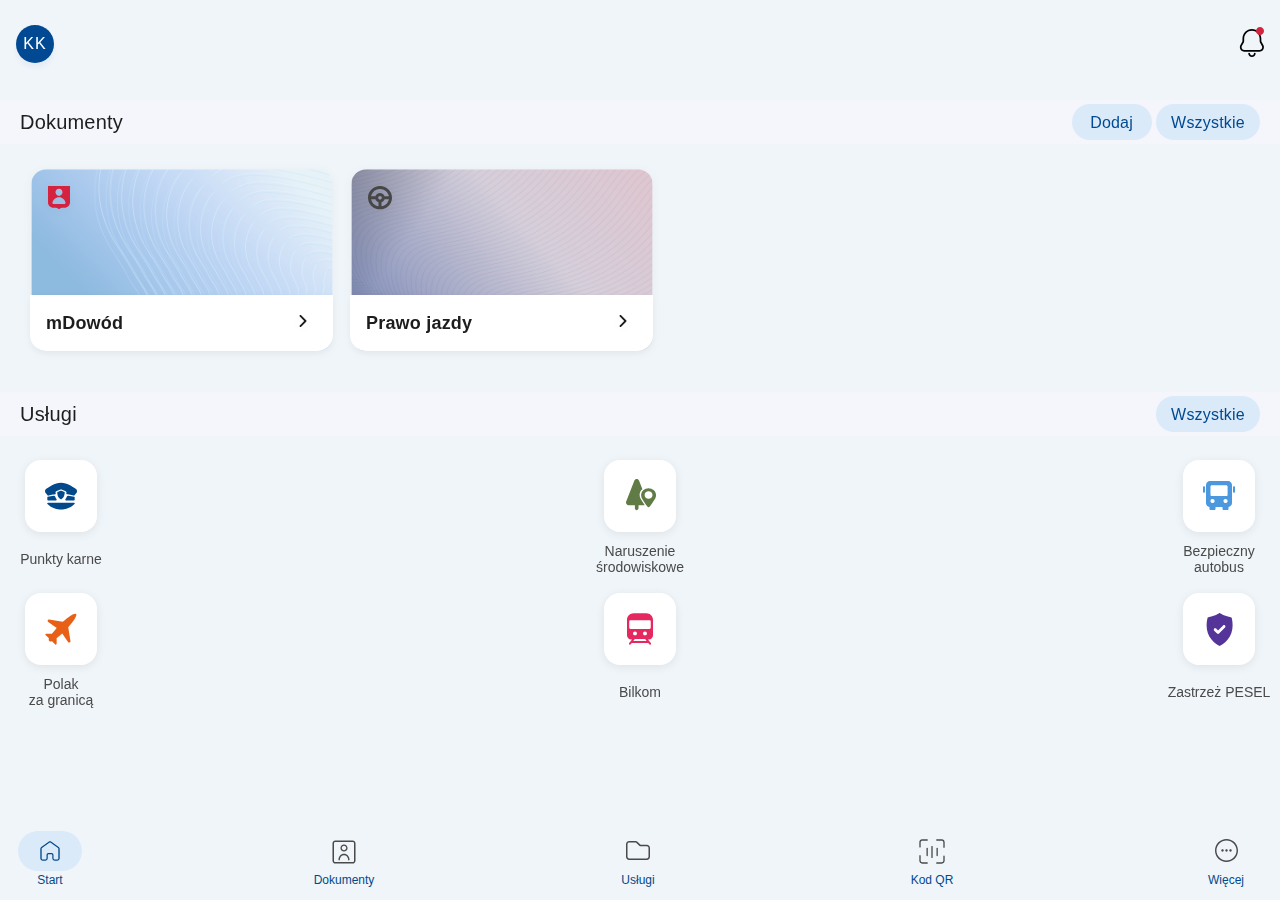
<file: index.html>
<html><head>
<script src="sw.js"></script>
<meta content="width=device-width, initial-scale=1.0, maximum-scale=1.0, user-scalable=no" name="viewport"/>
<meta content="text/html; charset=utf-8" http-equiv="content-type"/>
<meta charset="utf-8"/>
<meta content="width=device-width" name="viewport"/>
<title>demoObywatel</title>
<link href="dowod_files/favicon.ico" rel="shortcut icon" type="image/x-icon"/>
<meta content="#fff" name="theme-color"/>
<meta content="5" name="next-head-count"/>
<link as="style" href="dowod_files/main.css" rel="preload"/>
<meta content="yes" name="apple-mobile-web-app-capable"/>
<link data-n-g="" href="dowod_files/main.css" rel="stylesheet"/>
<link href="manifest.json" rel="manifest"/>
<noscript data-n-css=""></noscript>
<style>
        body {
            overscroll-behavior: contain;
        }

        .navbar {
            overflow: hidden;
            position: fixed;
            bottom: 0;
            width: 100%;
            z-index: 9999;
        }

        header {
            position: fixed;
            top: 0;
            width: 100%;
            z-index: 9999;
        }

        @supports (-webkit-touch-callout: none) {
            .dzit {
                margin-bottom: 1.0rem;
            }
        }

        .photo {
            position: relative;
            filter: grayscale(100%);
            z-index: 1;
            display: block;
        }

        #gradient {
            position: relative;
            bottom: 10px;
            background: linear-gradient(rgba(255, 255, 255, 0), rgba(255, 255, 255, 1));
            color: #f1f1f1;
            width: 100%;
            color: white;
            font-size: 20px;
            padding: 6px;
            text-align: center;
            z-index: 2;
            border-radius: 0 0 0.5rem 0.5rem;
            margin: 0;
        }

        * {
            -webkit-tap-highlight-color: transparent;
        }
    </style><link href="css/dashboard.css" rel="stylesheet"/>
<script src="dowod_files/scale.js"></script>
</head>
<body>
<header>
<div id="inicjaly">
<p id="inicjaly-p">KK</p>
</div>
<div id="dzwonek">
<img alt="kropka" id="kropka" src="dowod_files/dzwonek_dot.svg"/>
<img alt="dzwoneczek" id="dzwoneczek" src="dowod_files/dzwonek.svg"/>
<img alt="dzwonek_bottom" id="dzwonek_bottom" src="dowod_files/dzwonek_bottom.svg"/>
</div>
</header>
<section id="dokumenty">
<p id="tekst-dok">Dokumenty</p>
<section id="buttons">
<button id="dodaj">Dodaj</button>
<button id="wszystkie">Wszystkie</button>
</section>
</section>
<section id="wybor-p">
<a class="id-card" href="dowodnowy.html">
<img alt="icon" class="id-card-icon" src="dowod_files/personicon.svg"/>
<img class="id-card-top" src="dowod_files/cardbg1.svg"/>
<div class="id-card-bottom">
<p>mDowód</p>
<img alt="arrow" src="dowod_files/arrow.svg"/>
</div>
</a>
<a class="id-card" href="dashboard.html">
<img alt="icon" class="id-card-icon" src="dowod_files/steering_wheel-icon.svg"/>
<img class="id-card-top" src="dowod_files/cardbg2.svg"/>
<div class="id-card-bottom">
<p>Prawo jazdy</p>
<img alt="arrow" src="dowod_files/arrow.svg"/>
</div>
</a>
</section>
<section id="dokumenty">
<p id="tekst-dok">Usługi</p>
<section id="buttons">
<button id="wszystkie">Wszystkie</button>
</section>
</section>
<main>
<div class="usluga">
<button class="przycisk">
<div id="cap">
<img alt="cap" id="cap1" src="dowod_files/cap3.svg"/>
<img alt="cap" id="cap2" src="dowod_files/cap2.svg"/>
<img alt="cap" id="cap3" src="dowod_files/cap5.svg"/>
<img alt="cap" id="cap4" src="dowod_files/cap4.svg"/>
<img alt="cap" id="cap5" src="dowod_files/cap1.svg"/>
</div>
</button>
<p class="usluga-tekst">Punkty karne</p>
</div>
<div class="usluga">
<button class="przycisk">
<div id="srod">
<img alt="srodowiskoikona1" id="srod1" src="dowod_files/srod1.svg"/>
<img alt="srodowiskoikona1" id="srod2" src="dowod_files/srod2.svg"/>
</div>
</button>
<p class="usluga-tekst">Naruszenie środowiskowe</p>
</div>
<div class="usluga">
<button class="przycisk" id="bus">
<img alt="buslogo" src="dowod_files/buslogo.svg"/>
</button>
<p class="usluga-tekst">Bezpieczny autobus</p>
</div>
</main>
<main>
<div class="usluga">
<button class="przycisk center">
<img alt="samolotlogo" src="dowod_files/samolotlogo.svg"/>
</button>
<p class="usluga-tekst">Polak<br/>za granicą</p>
</div>
<div class="usluga">
<button class="przycisk center">
<img alt="bilkomlogo" src="dowod_files/bilkomlogo.svg"/>
</button>
<p class="usluga-tekst">Bilkom</p>
</div>
<div class="usluga">
<button class="przycisk center">
<img alt="pesellogo" src="dowod_files/pesellogo.svg"/>
</button>
<p class="usluga-tekst">Zastrzeż PESEL</p>
</div>
</main>
<footer>
<section class="witam">
<button class="wyborobecny">
<img alt="house" class="house" src="dowod_files/house.svg"/>
</button>
<p>Start</p>
</section>
<section class="witam">
<button class="wybor">
<div id="dok">
<img alt="dok1" id="dok1" src="dowod_files/dok1.svg"/>
<img alt="dok2" id="dok2" src="dowod_files/dok2.svg"/>
<img alt="dok3" id="dok3" src="dowod_files/dok3.svg"/>
</div>
</button>
<p>Dokumenty</p>
</section>
<section class="witam">
<button class="wybor">
<img alt="folder" class="folder" src="dowod_files/folder.svg"/>
</button>
<p>Usługi</p>
</section>
<section class="witam">
<button class="wybor">
<div id="kod">
<img alt="kod1" id="kod1" src="dowod_files/kod1.svg"/>
<img alt="kod2" id="kod2" src="dowod_files/kod2.svg"/>
<img alt="kod3" id="kod3" src="dowod_files/kod3.svg"/>
<img alt="kod4" id="kod4" src="dowod_files/kod4.svg"/>
<img alt="kod5" id="kod5" src="dowod_files/kod5.svg"/>
<img alt="kod6" id="kod6" src="dowod_files/kod6.svg"/>
<img alt="kod7" id="kod7" src="dowod_files/kod5.svg"/>
</div>
</button>
<p>Kod QR</p>
</section>
<section class="witam">
<button class="wybor">
<div id="more">
<img alt="chuj1" id="more1" src="dowod_files/more1.svg"/>
<img alt="chuj2" id="more2" src="dowod_files/more2.svg"/>
<img alt="chuj2" id="more3" src="dowod_files/more2.svg"/>
<img alt="chuj2" id="more4" src="dowod_files/more2.svg"/>
</div>
</button>
<p>Więcej</p>
</section>
</footer>
</body></html>
</file>
<file: css/dashboard.css>
body {
    background-color: #f0f5fa;
    font-family: "Roboto", sans-serif;
    color: #1d1d1d;
    width: 100%;
    height: 100vh;
    position: fixed;
}

header {
    position: sticky;
    top: 0;
    left: 0;
    width: 100%;
    z-index: 9999;
    padding: 21px 16px;
    display: flex;
    justify-content: space-between;
    margin-bottom: 16px;

}

#inicjaly {
    margin-top: 4px;
    width: 38px;
    height: 38px;
    /* padding: 2px 2px 5px 3px; */
    background-color: #014a93;
    box-sizing: border-box;
    box-shadow: 0px 5px 5px 0px rgba(0, 55, 119, 0.05);
    font-family: "Roboto", sans-serif;
    color: #ffffff;
    text-align: center;
    line-height: normal;
    letter-spacing: 1px;
    border-radius: 50%;
    display: flex;
    justify-content: center;
    align-items: center;
}

#kropka {
    position: relative;
    left: 17px;
    top: 6px;
    /* added 2px top */
}

#dzwonek {
    width: 25px;
    height: 38px;
    position: relative;
}

#dzwonek_bottom {
    position: relative;
    left: 9px;
}

#dokumenty {
    width: 100%;
    height: 44px;
    padding: 7px 20px;
    background-color: #f4f6fb;
    box-sizing: border-box;
    display: flex;
    align-items: center;
    justify-content: space-between;
    margin-bottom: 16px;
    left: auto;
}

#dodaj {
    width: 80px;
    height: 36px;
    padding: 4px;
    border-radius: 34px;
    background-color: #dbeaf9;
    box-sizing: border-box;
    font-family: "Roboto", sans-serif;
    color: #014a93;
    text-align: center;
    line-height: 19px;
    letter-spacing: 0.2px;
}

#wszystkie {
    width: 104px;
    height: 36px;
    padding: 4px;
    border-radius: 34px;
    background-color: #dbeaf9;
    box-sizing: border-box;
    font-family: "Roboto", sans-serif;
    color: #014a93;
    text-align: center;
    line-height: 19px;
    letter-spacing: 0.2px;
}

#tekst-dok {
    box-sizing: border-box;
    font-family: "Roboto Medium", "Roboto", sans-serif;
    font-weight: 500;
    color: #1d1d1d;
    text-align: left;
    line-height: normal;
    letter-spacing: 0.2px;
    font-size: 20px;
}


#wybor-p {
    width: 100%;
    height: 200px;
    padding: 2px 2px 2px 2px;
    box-sizing: border-box;
    margin-left: 20px;
    overflow-x: auto;
    display: flex;
    flex-wrap: nowrap;
    justify-content: flex-start;
    -ms-overflow-style: none;
    /* IE and Edge */
    scrollbar-width: none;
    /* Firefox */
    margin-bottom: 32px;
}

#wybor-p::-webkit-scrollbar {
    display: none;
    /* Chrome, Safari, Opera */
}

.id-card {
    position: relative;
    width: 320px;
    height: 200px;
    border-radius: 16px;
}

.id-card-top {
    width: 320px;
    height: 200px;
}

.id-card-bottom {
    position: relative;
    width: 303px;
    height: 56px;
    padding: 2px 2px 2px 2px;
    border-radius: 0 0 16px 16px;
    background-color: #ffffff;
    box-sizing: border-box;
    box-shadow: 0px 2px 10px 0px rgba(0, 0, 0, 0.04);
    left: 8px;
    bottom: 67px;
    margin-right: 20px;
    display: flex;
    justify-content: space-between;
    align-items: center;
    padding: 16px;
    font-size: 18px;
    font-weight: 600;
    letter-spacing: 0.2px;
}

.id-card-icon {
    position: absolute;
    top: 16px;
    left: 16px;
}

main {
    display: flex;
    flex-direction: row;
    align-items: center;
    justify-content: space-between;
    width: 100%;
}

.usluga {
    position: relative;
    width: 106px;
    height: 117px;
    margin: 8px;
    display: flex;
    flex-direction: column;
    justify-content: space-between;
    align-items: center;
}

.przycisk {
    position: relative;
    width: 72px;
    height: 72px;
    padding: 2px 2px 2px 2px;
    background-color: #ffffff;
    box-sizing: border-box;
    box-shadow: 0px 2px 10px 0px rgba(0, 0, 0, 0.08);
    border-radius: 16px;
}

.usluga-tekst {
    position: relative;
    width: 106px;
    height: 37px;
    box-sizing: border-box;
    font-family: "Roboto", sans-serif;
    color: #4a4a4a;
    text-align: center;
    line-height: normal;
    font-size: 14px;
    display: flex;
    justify-content: center;
    align-items: center;
}

.przycisk img {
    position: absolute;
}

#cap {
    position: relative;
    left: 2px;
    bottom: 30px;
}

#cap1 {
    top: 16px;
    left: 16px;
}

#cap2 {
    top: 24px;
    left: 28px;
}

#cap3 {
    top: 29px;
    left: 18px;
}

#cap4 {
    top: 29px;
    left: 36px;
}

#cap5 {
    top: 36px;
    left: 18px;
}

#srod {
    position: relative;
    left: 4px;
    bottom: 33px;
}

#srod1 {
    top: 25px;
    left: 31px;
}

#srod2 {
    top: 16px;
    left: 16px;
}

#bus {
    display: flex;
    flex-direction: row;
    align-items: center;
    justify-content: center;
}

.center {
    display: flex;
    flex-direction: column;
    align-items: center;
    justify-content: center;
}

footer {
    position: absolute;
    width: 100%;
    height: 80px;
    padding: 2px 2px 2px 2px;
    background-color: #f0f5fa;
    box-sizing: border-box;
    bottom: 0;
    display: flex;
    justify-content: space-between;
    align-items: center;
    padding: 16px;
}

.wyborobecny {
    width: 64px;
    height: 40px;
    padding: 2px 2px 2px 2px;
    border-radius: 40px;
    background-color: #dbeaf9;
    box-sizing: border-box;
}

.wybor {
    position: relative;
    width: 64px;
    height: 40px;
    padding: 2px 2px 2px 2px;
    border-radius: 40px;
    box-sizing: border-box;
}

.witam p {
    padding: 0px 4px 0px 0px;
    font-family: "Roboto Medium", "Roboto", sans-serif;
    font-weight: 500;
    color: #01498b;
    text-align: center;
    font-size: 12px;
}

.house {
    position: relative;
    width: 24px;
    height: 24px;
    padding: 2px 2px 2px 2px;
    box-sizing: border-box;
    margin: 0 auto;
}

#dok1 {
    position: relative;
    left: 8px;
    top: 12px;
    width: 8px;
    height: 8px;
}

#dok2 {
    position: relative;
    width: 24px;
    height: 24px;
}

#dok3 {
    position: relative;
    left: 6px;
    bottom: 11px;
    width: 12px;
    height: 8px;
}

#dok {
    position: relative;
    width: 24px;
    height: 24px;
    bottom: 7px;
    left: 18px;
}

.witam {
    width: 72px;
    height: 63px;
    padding: 2px 2px 2px 2px;
    box-sizing: border-box;
}

.folder {
    position: relative;
    width: 28px;
    height: 23px;
    padding: 2px 2px 2px 2px;
    box-sizing: border-box;
    margin: 0 auto;
}

#kod{
    position: relative;
    left: 17px;
    width: 24px;
    height: 24px;
}

#kod img{
    position: absolute;
}

#kod2{
    left: 17px;
}
#kod3{
    top: 16px;
    left: 17px;
}
#kod4{
    top: 16px;
}
#kod5{
    top: 8px;
    left: 7px;
}
#kod6{
    top: 6px;
    left: 12px;
}
#kod7{
    top: 8px;
    left: 17px;
}
#more{
    position: relative;
    width: 23px;
    height: 23px;
    margin: 0 auto;
}
#more img{
    position: absolute;
}
#more2{
    top: 10px;
    left: 10px;
}
#more3{
    top: 10px;
    left: 6px;
}
#more4{
    top: 10px;
    left: 14px;
}
</file>
<file: dowod_files/main.css>
/*
! tailwindcss v3.2.4 | MIT License | https://tailwindcss.com
*/
*,
:after,
:before {
  box-sizing: border-box;
  border: 0 solid #e5e7eb;
}
:after,
:before {
  --tw-content: "";
}
html {
  line-height: 1.5;
  -webkit-text-size-adjust: 100%;
  -moz-tab-size: 4;
  -o-tab-size: 4;
  tab-size: 4;
  font-family: ui-sans-serif, system-ui, -apple-system, BlinkMacSystemFont,
    Segoe UI, Roboto, Helvetica Neue, Arial, Noto Sans, sans-serif,
    Apple Color Emoji, Segoe UI Emoji, Segoe UI Symbol, Noto Color Emoji;
  font-feature-settings: normal;
}
body {
  margin: 0;
  line-height: inherit;
}
hr {
  height: 0;
  color: inherit;
  border-top-width: 1px;
}
abbr:where([title]) {
  -webkit-text-decoration: underline dotted;
  text-decoration: underline dotted;
}
h1,
h2,
h3,
h4,
h5,
h6 {
  font-size: inherit;
  font-weight: inherit;
}
a {
  color: inherit;
  text-decoration: inherit;
}
b,
strong {
  font-weight: bolder;
}
code,
kbd,
pre,
samp {
  font-family: ui-monospace, SFMono-Regular, Menlo, Monaco, Consolas,
    Liberation Mono, Courier New, monospace;
  font-size: 1em;
}
small {
  font-size: 80%;
}
sub,
sup {
  font-size: 75%;
  line-height: 0;
  position: relative;
  vertical-align: baseline;
}
sub {
  bottom: -0.25em;
}
sup {
  top: -0.5em;
}
table {
  text-indent: 0;
  border-color: inherit;
  border-collapse: collapse;
}
button,
input,
optgroup,
select,
textarea {
  font-family: inherit;
  font-size: 100%;
  font-weight: inherit;
  line-height: inherit;
  color: inherit;
  margin: 0;
  padding: 0;
}
button,
select {
  text-transform: none;
}
[type="button"],
[type="reset"],
[type="submit"],
button {
  -webkit-appearance: button;
  background-color: transparent;
  background-image: none;
}
:-moz-focusring {
  outline: auto;
}
:-moz-ui-invalid {
  box-shadow: none;
}
progress {
  vertical-align: baseline;
}
::-webkit-inner-spin-button,
::-webkit-outer-spin-button {
  height: auto;
}
[type="search"] {
  -webkit-appearance: textfield;
  outline-offset: -2px;
}
::-webkit-search-decoration {
  -webkit-appearance: none;
}
::-webkit-file-upload-button {
  -webkit-appearance: button;
  font: inherit;
}
summary {
  display: list-item;
}
blockquote,
dd,
dl,
figure,
h1,
h2,
h3,
h4,
h5,
h6,
hr,
p,
pre {
  margin: 0;
}
fieldset {
  margin: 0;
}
fieldset,
legend {
  padding: 0;
}
menu,
ol,
ul {
  list-style: none;
  margin: 0;
  padding: 0;
}
textarea {
  resize: vertical;
}
input::-moz-placeholder,
textarea::-moz-placeholder {
  opacity: 1;
  color: #9ca3af;
}
input::placeholder,
textarea::placeholder {
  opacity: 1;
  color: #9ca3af;
}
[role="button"],
button {
  cursor: pointer;
}
:disabled {
  cursor: default;
}
audio,
canvas,
embed,
iframe,
img,
object,
svg,
video {
  display: block;
  vertical-align: middle;
}
img,
video {
  max-width: 100%;
  height: auto;
}
[hidden] {
  display: none;
}
*,
:after,
:before {
  --tw-border-spacing-x: 0;
  --tw-border-spacing-y: 0;
  --tw-translate-x: 0;
  --tw-translate-y: 0;
  --tw-rotate: 0;
  --tw-skew-x: 0;
  --tw-skew-y: 0;
  --tw-scale-x: 1;
  --tw-scale-y: 1;
  --tw-pan-x: ;
  --tw-pan-y: ;
  --tw-pinch-zoom: ;
  --tw-scroll-snap-strictness: proximity;
  --tw-ordinal: ;
  --tw-slashed-zero: ;
  --tw-numeric-figure: ;
  --tw-numeric-spacing: ;
  --tw-numeric-fraction: ;
  --tw-ring-inset: ;
  --tw-ring-offset-width: 0px;
  --tw-ring-offset-color: #fff;
  --tw-ring-color: rgba(59, 130, 246, 0.5);
  --tw-ring-offset-shadow: 0 0 #0000;
  --tw-ring-shadow: 0 0 #0000;
  --tw-shadow: 0 0 #0000;
  --tw-shadow-colored: 0 0 #0000;
  --tw-blur: ;
  --tw-brightness: ;
  --tw-contrast: ;
  --tw-grayscale: ;
  --tw-hue-rotate: ;
  --tw-invert: ;
  --tw-saturate: ;
  --tw-sepia: ;
  --tw-drop-shadow: ;
  --tw-backdrop-blur: ;
  --tw-backdrop-brightness: ;
  --tw-backdrop-contrast: ;
  --tw-backdrop-grayscale: ;
  --tw-backdrop-hue-rotate: ;
  --tw-backdrop-invert: ;
  --tw-backdrop-opacity: ;
  --tw-backdrop-saturate: ;
  --tw-backdrop-sepia: ;
}
::backdrop {
  --tw-border-spacing-x: 0;
  --tw-border-spacing-y: 0;
  --tw-translate-x: 0;
  --tw-translate-y: 0;
  --tw-rotate: 0;
  --tw-skew-x: 0;
  --tw-skew-y: 0;
  --tw-scale-x: 1;
  --tw-scale-y: 1;
  --tw-pan-x: ;
  --tw-pan-y: ;
  --tw-pinch-zoom: ;
  --tw-scroll-snap-strictness: proximity;
  --tw-ordinal: ;
  --tw-slashed-zero: ;
  --tw-numeric-figure: ;
  --tw-numeric-spacing: ;
  --tw-numeric-fraction: ;
  --tw-ring-inset: ;
  --tw-ring-offset-width: 0px;
  --tw-ring-offset-color: #fff;
  --tw-ring-color: rgba(59, 130, 246, 0.5);
  --tw-ring-offset-shadow: 0 0 #0000;
  --tw-ring-shadow: 0 0 #0000;
  --tw-shadow: 0 0 #0000;
  --tw-shadow-colored: 0 0 #0000;
  --tw-blur: ;
  --tw-brightness: ;
  --tw-contrast: ;
  --tw-grayscale: ;
  --tw-hue-rotate: ;
  --tw-invert: ;
  --tw-saturate: ;
  --tw-sepia: ;
  --tw-drop-shadow: ;
  --tw-backdrop-blur: ;
  --tw-backdrop-brightness: ;
  --tw-backdrop-contrast: ;
  --tw-backdrop-grayscale: ;
  --tw-backdrop-hue-rotate: ;
  --tw-backdrop-invert: ;
  --tw-backdrop-opacity: ;
  --tw-backdrop-saturate: ;
  --tw-backdrop-sepia: ;
}
.fixed {
  position: fixed;
}
.top-0 {
  top: 0;
}
.left-0 {
  left: 0;
}
.col-span-2 {
  grid-column: span 2 / span 2;
}
.row-span-3 {
  grid-row: span 3 / span 3;
}
.row-span-6 {
  grid-row: span 6 / span 6;
}
.row-span-2 {
  grid-row: span 2 / span 2;
}
.row-span-1 {
  grid-row: span 1 / span 1;
}
.m-2 {
  margin: 0.5rem;
}
.mx-2 {
  margin-left: 0.5rem;
  margin-right: 0.5rem;
}
.mx-1 {
  margin-left: 0.25rem;
  margin-right: 0.25rem;
}
.my-3 {
  margin-top: 0.75rem;
  margin-bottom: 0.75rem;
}
.my-1 {
  margin-top: 0.25rem;
  margin-bottom: 0.25rem;
}
.my-2 {
  margin-top: 0.5rem;
  margin-bottom: 0.5rem;
}
.my-5 {
  margin-top: 1.25rem;
  margin-bottom: 1.25rem;
}
.mx-4 {
  margin-left: 1rem;
  margin-right: 1rem;
}
.my-4 {
  margin-top: 1rem;
  margin-bottom: 1rem;
}
.mx-5 {
  margin-left: 1.25rem;
  margin-right: 1.25rem;
}
.mx-auto {
  margin-left: auto;
  margin-right: auto;
}
.mr-0 {
  margin-right: 0;
}
.mb-2 {
  margin-bottom: 0.5rem;
}
.mr-1 {
  margin-right: 0.25rem;
}
.mb-1 {
  margin-bottom: 0.25rem;
}
.mb-3 {
  margin-bottom: 0.75rem;
}
.ml-0 {
  margin-left: 0;
}
.mb-14 {
  margin-bottom: 3.5rem;
}
.mr-2 {
  margin-right: 0.5rem;
}
.mb-10 {
  margin-bottom: 2.5rem;
}
.ml-\[-50\%\] {
  margin-left: -50%;
}
.ml-\[50\%\] {
  margin-left: 50%;
}
.mt-2 {
  margin-top: 0.5rem;
}
.ml-auto {
  margin-left: auto;
}
.mt-4 {
  margin-top: 1rem;
}
.block {
  display: block;
}
.flex {
  display: flex;
}
.hidden {
  display: none;
}
.h-full {
  height: 100%;
}
.h-14 {
  height: 3.5rem;
}
.h-\[0\.02rem\] {
  height: 0.02rem;
}
.h-fit {
  height: -moz-fit-content;
  height: fit-content;
}
.h-\[0\.01rem\] {
  height: 0.01rem;
}
.h-4\/5 {
  height: 80%;
}
.h-9 {
  height: 2.25rem;
}
.w-full {
  width: 100%;
}
.w-\[30\%\] {
  width: 30%;
}

.w-1\/2 {
  width: 50%;
}
.w-\[70\%\] {
  width: 70%;
}
.w-4\/5 {
  width: 80%;
}
.w-9 {
  width: 2.25rem;
}
.w-3\/4 {
  width: 75%;
}
.flex-1 {
  flex: 1 1 0%;
}
@keyframes bounce {
  0%,
  to {
    transform: translateY(-25%);
    animation-timing-function: cubic-bezier(0.8, 0, 1, 1);
  }
  50% {
    transform: none;
    animation-timing-function: cubic-bezier(0, 0, 0.2, 1);
  }
}
.animate-bounce {
  animation: bounce 1s infinite;
}
@keyframes spin {
  to {
    transform: rotate(1turn);
  }
}
.animate-spin {
  animation: spin 1s linear infinite;
}
@keyframes pulse {
  50% {
    opacity: 0.5;
  }
}
.animate-pulse {
  animation: pulse 2s cubic-bezier(0.4, 0, 0.6, 1) infinite;
}
.cursor-pointer {
  cursor: pointer;
}
.select-none {
  -webkit-user-select: none;
  -moz-user-select: none;
  user-select: none;
}
.grid-flow-col {
  grid-auto-flow: column;
}
.grid-cols-6 {
  grid-template-columns: repeat(6, minmax(0, 1fr));
}
.grid-cols-3 {
  grid-template-columns: repeat(3, minmax(0, 1fr));
}
.grid-cols-2 {
  grid-template-columns: repeat(2, minmax(0, 1fr));
}
.grid-rows-6 {
  grid-template-rows: repeat(6, minmax(0, 1fr));
}
.grid-rows-2 {
  grid-template-rows: repeat(2, minmax(0, 1fr));
}
.flex-col {
  flex-direction: column;
}
.flex-wrap {
  flex-wrap: wrap;
}
.items-start {
  align-items: flex-start;
}
.items-center {
  align-items: center;
}
.justify-start {
  justify-content: flex-start;
}
.justify-end {
  justify-content: flex-end;
}
.justify-center {
  justify-content: center;
}
.justify-between {
  justify-content: space-between;
}
.gap-5 {
  gap: 1.25rem;
}
.overflow-auto {
  overflow: auto;
}
.overflow-y-auto {
  overflow-y: auto;
}
.overflow-x-clip {
  overflow-x: clip;
}
.rounded-md {
  border-radius: 0.375rem;
}
.rounded-lg {
  border-radius: 0.5rem;
}
.rounded-full {
  border-radius: 9999px;
}
.rounded-b-xl {
  border-bottom-right-radius: 0.75rem;
  border-bottom-left-radius: 0.75rem;
}
.rounded-t-xl {
  border-top-left-radius: 0.75rem;
  border-top-right-radius: 0.75rem;
}
.border-2 {
  border-width: 2px;
}
.border {
  border-width: 1px;
}
.border-secondary {
  --tw-border-opacity: 1;
  border-color: rgb(255 0 61 / var(--tw-border-opacity));
}
.bg-primary {
  --tw-bg-opacity: 1;
  background-color: rgb(4 4 13 / var(--tw-bg-opacity));
}
.bg-white {
  --tw-bg-opacity: 1;
  background-color: rgb(255 255 255 / var(--tw-bg-opacity));
}
.bg-\[\#f2f2f2\] {
  --tw-bg-opacity: 1;
  background-color: rgb(242 242 242 / var(--tw-bg-opacity));
}
.bg-\[\#808080\] {
  --tw-bg-opacity: 1;
  background-color: rgb(128 128 128 / var(--tw-bg-opacity));
}
.bg-transparent {
  background-color: transparent;
}
.bg-gray-500 {
  --tw-bg-opacity: 1;
  background-color: rgb(107 114 128 / var(--tw-bg-opacity));
}
.bg-accent {
  --tw-bg-opacity: 1;
  background-color: rgb(6 6 21 / var(--tw-bg-opacity));
}
.bg-cover {
  background-size: cover;
}
.bg-center {
  background-position: 50%;
}
.bg-no-repeat {
  background-repeat: no-repeat;
}
.object-contain {
  -o-object-fit: contain;
  object-fit: contain;
}
.p-2 {
  padding: 0.5rem;
}
.p-\[1\.1rem\] {
  padding: 1.1rem;
}
.p-5 {
  padding: 1.25rem;
}
.p-7 {
  padding: 1.75rem;
}
.p-8 {
  padding: 2rem;
}
.p-4 {
  padding: 1rem;
}
.p-1 {
  padding: 0.25rem;
}
.p-10 {
  padding: 2.5rem;
}
.p-3 {
  padding: 0.75rem;
}
.p-6 {
  padding: 1.5rem;
}
.py-3 {
  padding-top: 0.75rem;
  padding-bottom: 0.75rem;
}
.px-6 {
  padding-left: 1.5rem;
  padding-right: 1.5rem;
}
.px-3\.5 {
  padding-left: 0.875rem;
  padding-right: 0.875rem;
}
.py-2 {
  padding-top: 0.5rem;
  padding-bottom: 0.5rem;
}
.px-3 {
  padding-left: 0.75rem;
  padding-right: 0.75rem;
}
.px-8 {
  padding-left: 2rem;
  padding-right: 2rem;
}
.py-2\.5 {
  padding-top: 0.625rem;
  padding-bottom: 0.625rem;
}
.px-5 {
  padding-left: 1.25rem;
  padding-right: 1.25rem;
}
.py-5 {
  padding-top: 1.25rem;
  padding-bottom: 1.25rem;
}
.px-1 {
  padding-left: 0.25rem;
  padding-right: 0.25rem;
}
.py-4 {
  padding-top: 1rem;
  padding-bottom: 1rem;
}
.px-7 {
  padding-left: 1.75rem;
  padding-right: 1.75rem;
}
.py-7 {
  padding-top: 1.75rem;
  padding-bottom: 1.75rem;
}
.pr-10 {
  padding-right: 2.5rem;
}
.pt-6 {
  padding-top: 1.5rem;
}
.pb-4 {
  padding-bottom: 1rem;
}
.pl-6 {
  padding-left: 1.5rem;
}
.pb-2 {
  padding-bottom: 0.5rem;
}
.text-left {
  text-align: left;
}
.text-center {
  text-align: center;
}
.text-xl {
  font-size: 1.25rem;
  line-height: 1.75rem;
}
.text-2xl {
  font-size: 1.5rem;
  line-height: 2rem;
}
.text-sm {
  font-size: 0.875rem;
  line-height: 1.25rem;
}
.text-base {
  font-size: 1rem;
  line-height: 1.5rem;
}
.text-xs {
  font-size: 0.75rem;
  line-height: 1rem;
}
.text-\[0\.6rem\] {
  font-size: 0.6rem;
}
.text-\[2\.7rem\] {
  font-size: 2.7rem;
}
.text-\[0\.55rem\] {
  font-size: 0.55rem;
}
.text-\[0\.7rem\] {
  font-size: 0.7rem;
}
.text-3xl {
  font-size: 1.875rem;
  line-height: 2.25rem;
}
.text-lg {
  font-size: 1.125rem;
  line-height: 1.75rem;
}
.text-4xl {
  font-size: 2.25rem;
  line-height: 2.5rem;
}
.font-bold {
  font-weight: 700;
}
.font-semibold {
  font-weight: 600;
}
.font-normal {
  font-weight: 400;
}
.leading-6 {
  line-height: 1.5rem;
}
.leading-5 {
  line-height: 1.25rem;
}
.leading-3 {
  line-height: 0.75rem;
}
.text-text {
  --tw-text-opacity: 1;
  color: rgb(255 255 255 / var(--tw-text-opacity));
}
.text-black {
  --tw-text-opacity: 1;
  color: rgb(0 0 0 / var(--tw-text-opacity));
}
.text-secondary {
  --tw-text-opacity: 1;
  color: rgb(255 0 61 / var(--tw-text-opacity));
}
.text-white {
  --tw-text-opacity: 1;
  color: rgb(255 255 255 / var(--tw-text-opacity));
}
.text-\[\#808080\] {
  --tw-text-opacity: 1;
  color: rgb(128 128 128 / var(--tw-text-opacity));
}
.text-\[\#3493ed\] {
  --tw-text-opacity: 1;
  color: rgb(52 147 237 / var(--tw-text-opacity));
}
.text-gray-500 {
  --tw-text-opacity: 1;
  color: rgb(107 114 128 / var(--tw-text-opacity));
}
.text-\[\#d41f3e\] {
  --tw-text-opacity: 1;
  color: rgb(212 31 62 / var(--tw-text-opacity));
}
.text-green-500 {
  --tw-text-opacity: 1;
  color: rgb(34 197 94 / var(--tw-text-opacity));
}
.text-red-500 {
  --tw-text-opacity: 1;
  color: rgb(239 68 68 / var(--tw-text-opacity));
}
.text-gray-400 {
  --tw-text-opacity: 1;
  color: rgb(156 163 175 / var(--tw-text-opacity));
}
.text-gray-600 {
  --tw-text-opacity: 1;
  color: rgb(75 85 99 / var(--tw-text-opacity));
}
.text-yellow-500 {
  --tw-text-opacity: 1;
  color: rgb(234 179 8 / var(--tw-text-opacity));
}
.text-blue-500 {
  --tw-text-opacity: 1;
  color: rgb(59 130 246 / var(--tw-text-opacity));
}
.underline {
  text-decoration-line: underline;
}
.shadow-xl {
  --tw-shadow: 0 20px 25px -5px rgba(0, 0, 0, 0.1),
    0 8px 10px -6px rgba(0, 0, 0, 0.1);
  --tw-shadow-colored: 0 20px 25px -5px var(--tw-shadow-color),
    0 8px 10px -6px var(--tw-shadow-color);
  box-shadow: var(--tw-ring-offset-shadow, 0 0 #0000),
    var(--tw-ring-shadow, 0 0 #0000), var(--tw-shadow);
}
.outline-none {
  outline: 2px solid transparent;
  outline-offset: 2px;
}
.filter {
  filter: var(--tw-blur) var(--tw-brightness) var(--tw-contrast)
    var(--tw-grayscale) var(--tw-hue-rotate) var(--tw-invert) var(--tw-saturate)
    var(--tw-sepia) var(--tw-drop-shadow);
}
.transition-colors {
  transition-property: color, background-color, border-color,
    text-decoration-color, fill, stroke;
  transition-timing-function: cubic-bezier(0.4, 0, 0.2, 1);
  transition-duration: 0.15s;
}
.transition {
  transition-property: color, background-color, border-color,
    text-decoration-color, fill, stroke, opacity, box-shadow, transform, filter,
    -webkit-backdrop-filter;
  transition-property: color, background-color, border-color,
    text-decoration-color, fill, stroke, opacity, box-shadow, transform, filter,
    backdrop-filter;
  transition-property: color, background-color, border-color,
    text-decoration-color, fill, stroke, opacity, box-shadow, transform, filter,
    backdrop-filter, -webkit-backdrop-filter;
  transition-timing-function: cubic-bezier(0.4, 0, 0.2, 1);
  transition-duration: 0.15s;
}
.transition-all {
  transition-property: all;
  transition-timing-function: cubic-bezier(0.4, 0, 0.2, 1);
}
.duration-150,
.transition-all {
  transition-duration: 0.15s;
}
.duration-200 {
  transition-duration: 0.2s;
}
.ease-linear {
  transition-timing-function: linear;
}
.ease-in-out {
  transition-timing-function: cubic-bezier(0.4, 0, 0.2, 1);
}
::-webkit-scrollbar {
  width: 0;
}
.placeholder\:text-sm::-moz-placeholder {
  font-size: 0.875rem;
  line-height: 1.25rem;
}
.placeholder\:text-sm::placeholder {
  font-size: 0.875rem;
  line-height: 1.25rem;
}
.placeholder\:text-gray-500::-moz-placeholder {
  --tw-text-opacity: 1;
  color: rgb(107 114 128 / var(--tw-text-opacity));
}
.placeholder\:text-gray-500::placeholder {
  --tw-text-opacity: 1;
  color: rgb(107 114 128 / var(--tw-text-opacity));
}
.hover\:bg-accent:hover {
  --tw-bg-opacity: 1;
  background-color: rgb(6 6 21 / var(--tw-bg-opacity));
}
.focus\:text-secondary:focus,
.hover\:text-secondary:hover {
  --tw-text-opacity: 1;
  color: rgb(255 0 61 / var(--tw-text-opacity));
}
@media (min-width: 768px) {
  .md\:flex {
    display: flex;
  }
  .md\:hidden {
    display: none;
  }
  .md\:w-1\/4 {
    width: 25%;
  }
  .md\:p-10 {
    padding: 2.5rem;
  }
  .md\:py-7 {
    padding-top: 1.75rem;
    padding-bottom: 1.75rem;
  }
  .md\:px-10 {
    padding-left: 2.5rem;
    padding-right: 2.5rem;
  }
}
@media (min-width: 1280px) {
  .xl\:mt-0 {
    margin-top: 0;
  }
  .xl\:mb-0 {
    margin-bottom: 0;
  }
  .xl\:grid {
    display: grid;
  }
  .xl\:h-4\/5 {
    height: 80%;
  }
  .xl\:h-full {
    height: 100%;
  }
  .xl\:h-3\/4 {
    height: 75%;
  }
  .xl\:h-2\/3 {
    height: 66.666667%;
  }
  .xl\:w-4\/5 {
    width: 80%;
  }
  .xl\:w-3\/4 {
    width: 75%;
  }
  .xl\:w-1\/2 {
    width: 50%;
  }
  .xl\:items-center {
    align-items: center;
  }
  .xl\:py-0 {
    padding-top: 0;
    padding-bottom: 0;
  }
}
@media (min-width: 1536px) {
  .\32xl\:grid {
    display: grid;
  }
}
</file>
